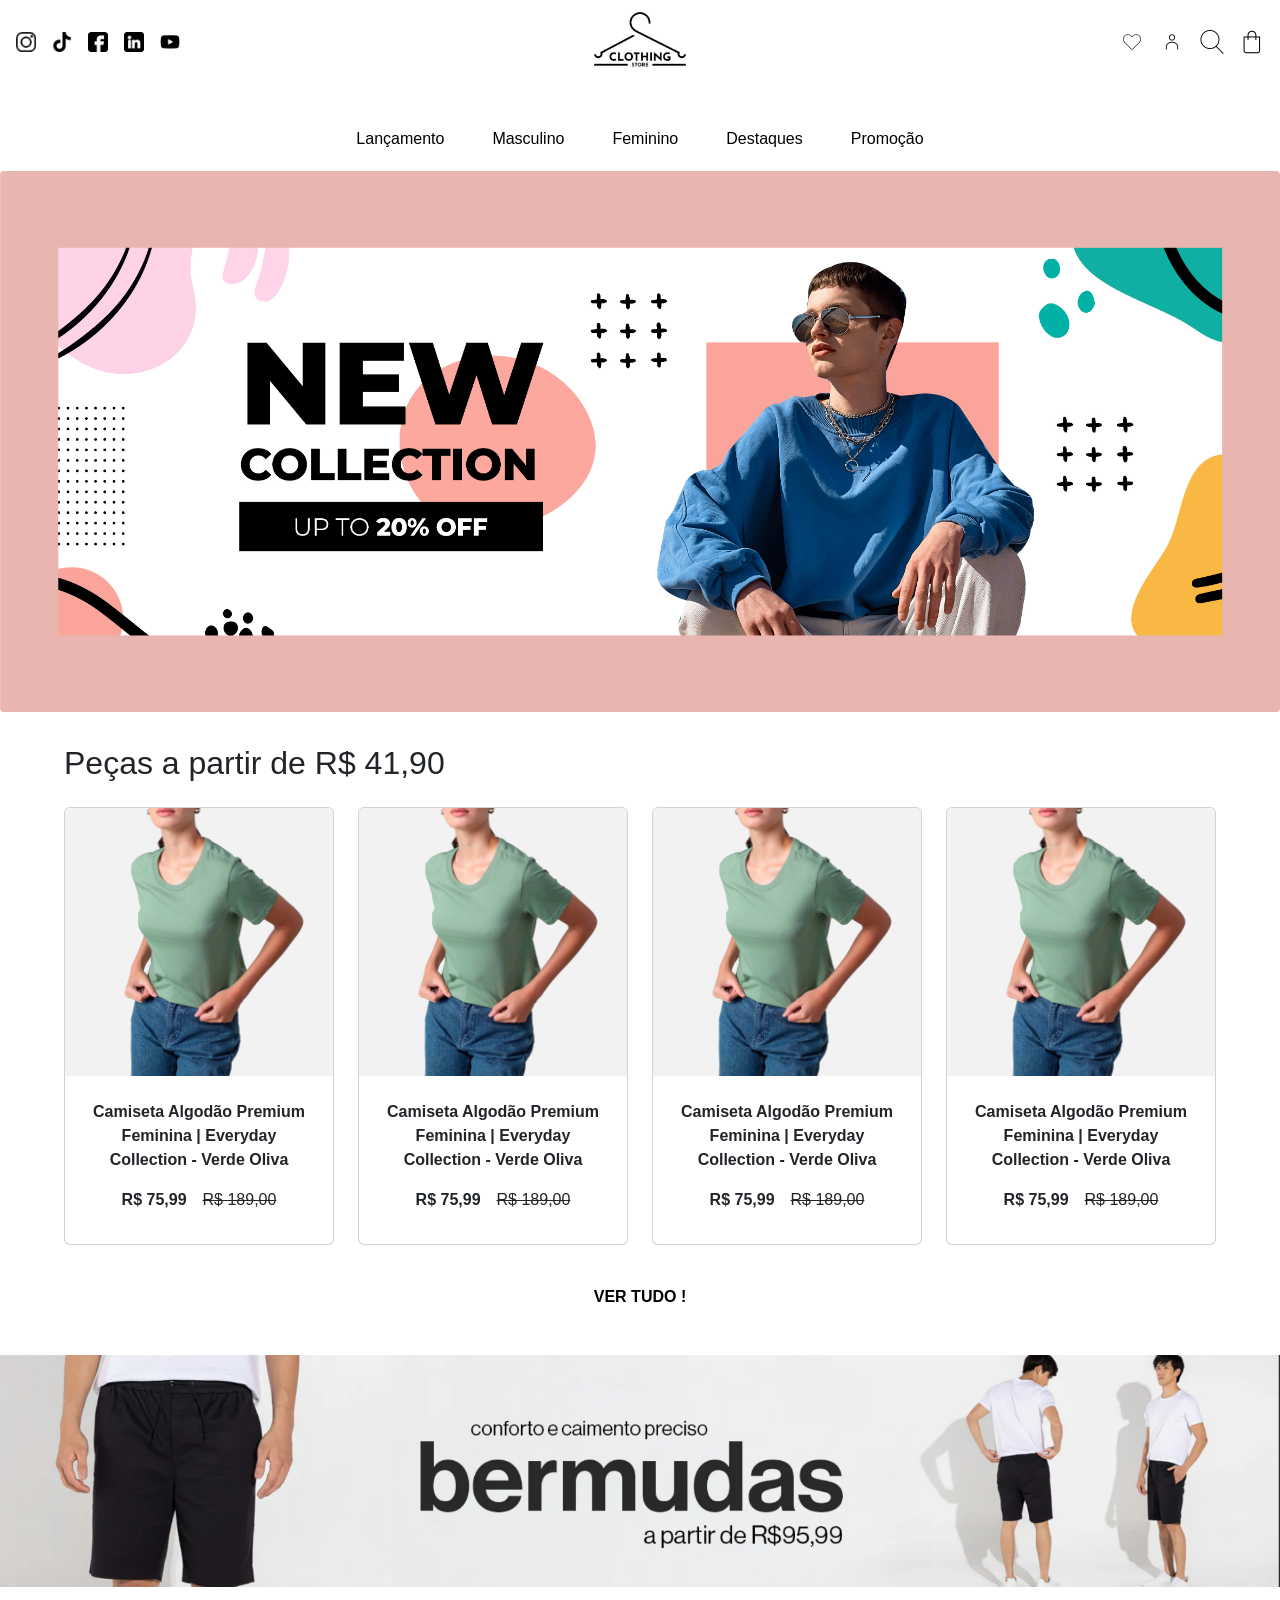
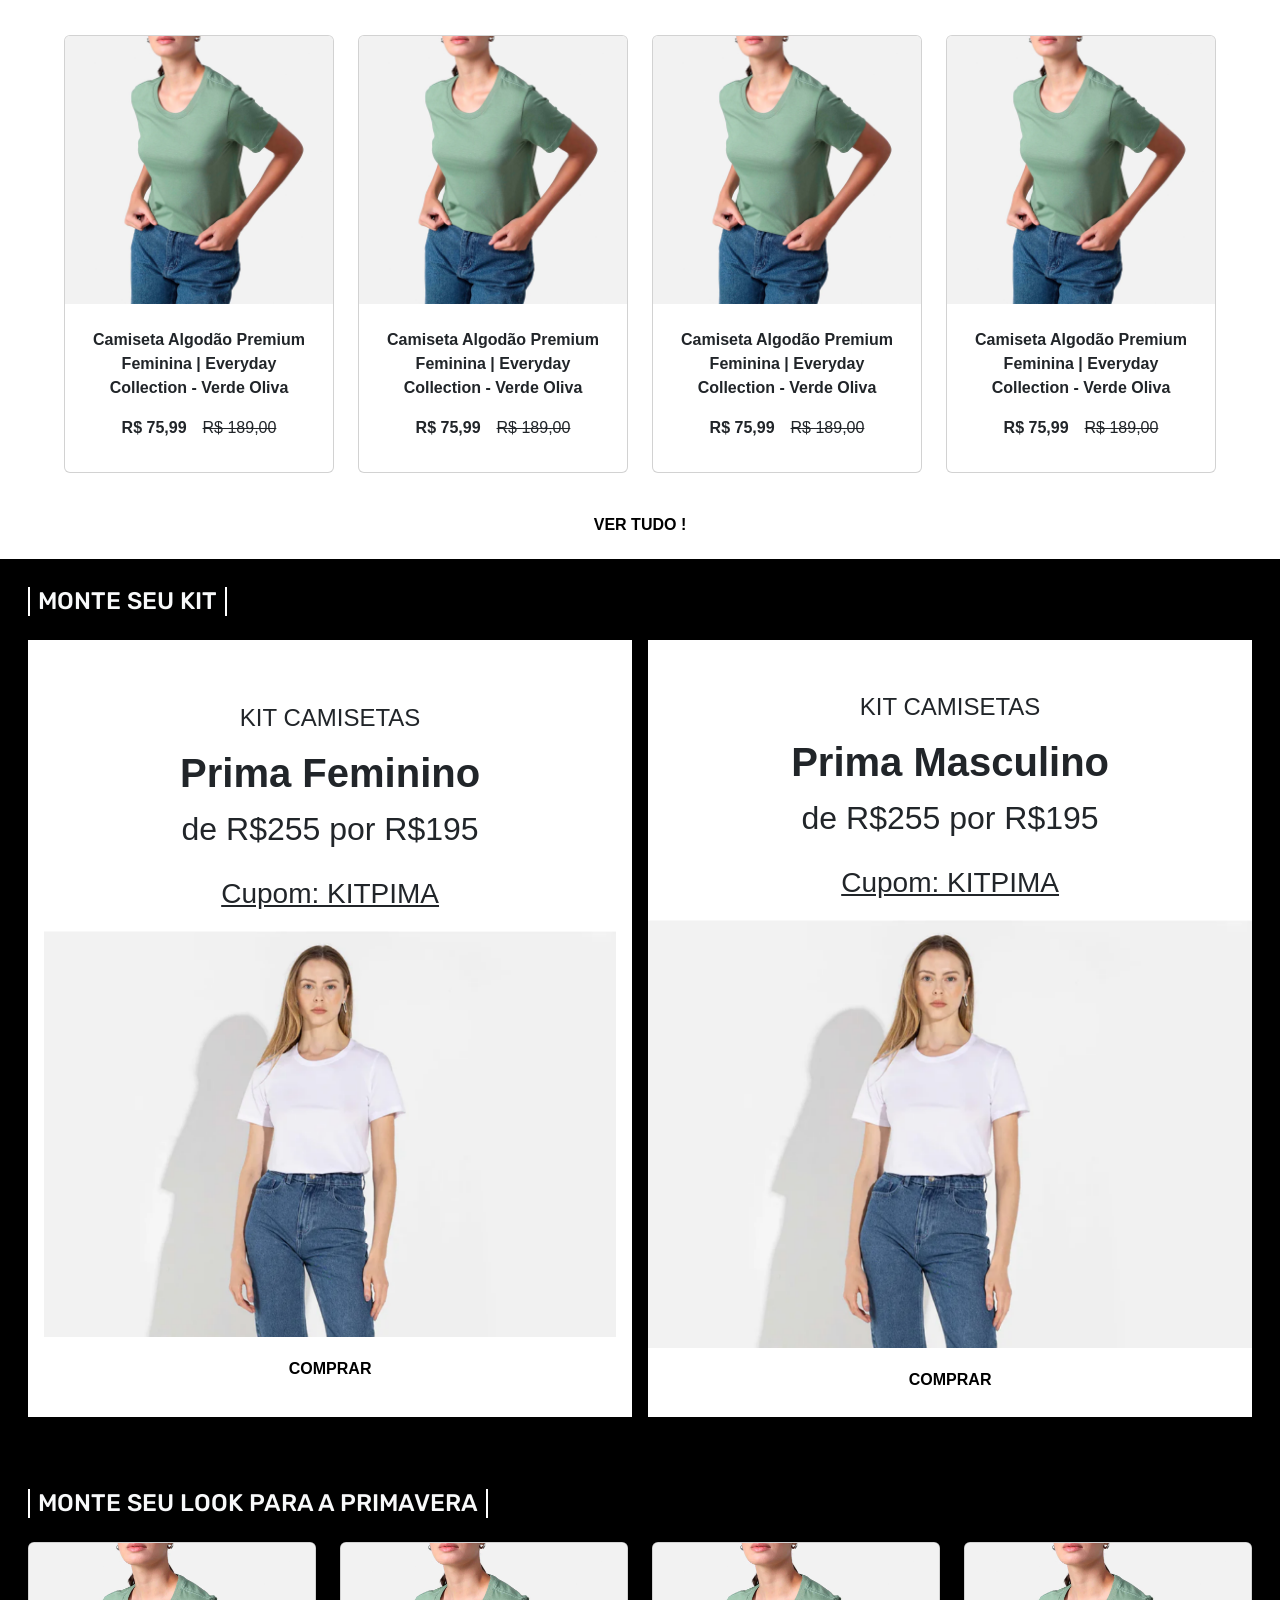
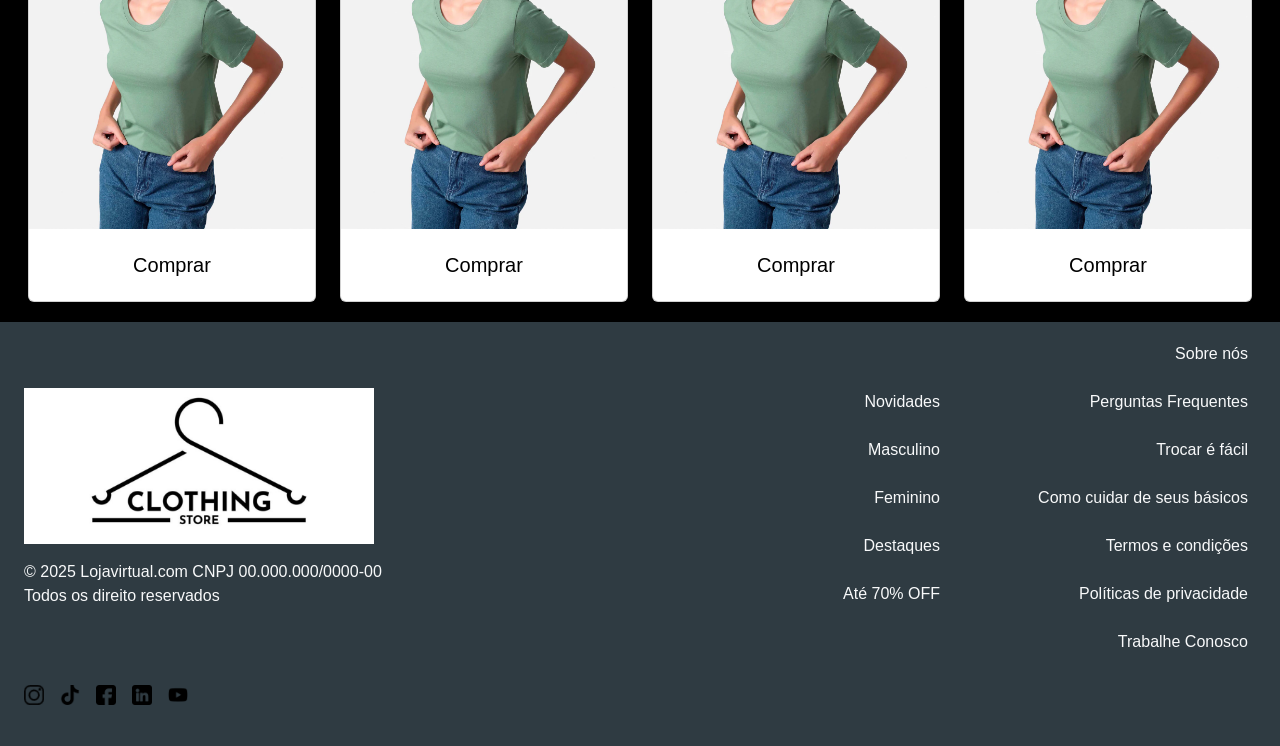
<file: index.html>
<!DOCTYPE html>
<html lang="pt-BR">
  <head>
    <meta charset="UTF-8" />
    <meta name="viewport" content="width=device-width, initial-scale=1.0" />
    <link
      href="https://cdn.jsdelivr.net/npm/bootstrap@5.3.8/dist/css/bootstrap.min.css"
      rel="stylesheet"
      integrity="sha384-sRIl4kxILFvY47J16cr9ZwB07vP4J8+LH7qKQnuqkuIAvNWLzeN8tE5YBujZqJLB"
      crossorigin="anonymous"
    />
    <link rel="stylesheet" href="styles/index.css" />
    <title>Nome do ecommercer</title>
  </head>

  <body>
    <header>
      <div class="d-flex justify-content-between align-items-center px-3 pt-2">
        <div class="d-flex justify-content-start gap-3 w-25">
          <a href=""
            ><img class="icons" src="images/instagram-icon.png" alt=""
          /></a>
          <a href=""
            ><img class="icons" src="images/tiktok-icon.png" alt=""
          /></a>
          <a href=""
            ><img class="icons" src="images/facebook-icon.png" alt=""
          /></a>
          <a href=""
            ><img class="icons" src="images/linkedin-logo.png" alt=""
          /></a>
          <a href=""
            ><img class="icons" src="images/youtube-icon.png" alt=""
          /></a>
        </div>

        <div class="d-flex justify-content-center w-50">
          <a href=""
            ><img
              class="logo-marca"
              src="images/logo-marca.png"
              alt="Logo da Marca"
          /></a>
        </div>

        <div class="d-flex justify-content-end gap-3 w-25">
          <a href=""><img src="images/coracao-icon.png" alt="" /></a>
          <a href=""><img src="images/conta-icon.png" alt="" /></a>
          <a href=""><img src="images/lupa-icon.png" alt="" /></a>
          <a href=""><img src="images/sacola-icon.png" alt="" /></a>
        </div>
      </div>

      <!-- ✅ MENU ATUALIZADO COM DROPDOWN -->
      <nav class="d-flex gap-5 justify-content-center flex-wrap mt-5">
        <div class="menu-item">
          <a href="#" class="menu__link">Lançamento</a>
          <div class="submenu">
            <a href="#">Camisetas</a>
            <a href="#">Calças</a>
            <a href="#">Bermudas</a>
            <a href="#">Acessórios</a>
          </div>
        </div>
        <div class="menu-item">
          <a href="pages/masculino.html" class="menu__link">Masculino</a>
          <div class="submenu">
            <a href="#">Camisetas</a>
            <a href="#">Calças</a>
            <a href="#">Bermudas</a>
            <a href="#">Acessórios</a>
          </div>
        </div>
        <div class="menu-item">
          <a href="#" class="menu__link">Feminino</a>
          <div class="submenu">
            <a href="#">Blusas</a>
            <a href="#">Vestidos</a>
            <a href="#">Saias</a>
            <a href="#">Moda Fitness</a>
          </div>
        </div>
        <div class="menu-item">
          <a href="#" class="menu__link">Destaques</a>
          <div class="submenu">
            <a href="#">Camisetas</a>
            <a href="#">Calças</a>
            <a href="#">Bermudas</a>
            <a href="#">Acessórios</a>
          </div>
        </div>
        <div class="menu-item">
          <a href="#" class="menu__link">Promoção</a>
          <div class="submenu">
            <a href="#">Camisetas</a>
            <a href="#">Calças</a>
            <a href="#">Bermudas</a>
            <a href="#">Acessórios</a>
          </div>
        </div>
      </nav>
    </header>
    <main>
      <!-- Carrossel incial -->
      <div
        id="carouselExampleInterval"
        class="carousel slide text-center mt-3 h-75"
        data-bs-ride="carousel"
      >
        <div class="carousel-inner">
          <div class="carousel-item active" data-bs-interval="2000">
            <img
              class="banner rounded-1"
              src="images/banner-1.jpg"
              class="d-block w-100"
              alt="..."
            />
          </div>
          <div class="carousel-item" data-bs-interval="2000">
            <img
              class="banner rounded-1 d-block w-100"
              src="images/banner-2.jpg"
              alt="..."
            />
          </div>
        </div>
        <button
          class="carousel-control-prev"
          type="button"
          data-bs-target="#carouselExampleInterval"
          data-bs-slide="prev"
        >
          <span class="carousel-control-prev-icon" aria-hidden="true"></span>
          <span class="visually-hidden">Previous</span>
        </button>
        <button
          class="carousel-control-next"
          type="button"
          data-bs-target="#carouselExampleInterval"
          data-bs-slide="next"
        >
          <span class="carousel-control-next-icon" aria-hidden="true"></span>
          <span class="visually-hidden">Next</span>
        </button>
      </div>
      <!-- Cards de roupas iniciais -->
      <section class="mx-auto section-roupas">
        <h2 class="py-3 mt-3">Peças a partir de R$ 41,90</h2>
        <div class="row row-cols-1 row-cols-md-4 g-4">
          <div class="col">
            <div class="card">
              <img
                src="images/exemplo-roupa.webp"
                class="card-img-top"
                alt="..."
              />
              <div class="card-body text-center">
                <h5 class="card-title"></h5>
                <p class="card-text">
                  <strong>
                    Camiseta Algodão Premium Feminina | Everyday Collection -
                    Verde Oliva
                  </strong>
                </p>
                <p class="d-flex justify-content-center gap-3">
                  <strong>R$ 75,99</strong> <del>R$ 189,00</del>
                </p>
              </div>
            </div>
          </div>
          <div class="col">
            <div class="card">
              <img
                src="images/exemplo-roupa.webp"
                class="card-img-top"
                alt="..."
              />
              <div class="card-body text-center">
                <h5 class="card-title"></h5>
                <p class="card-text">
                  <strong>
                    Camiseta Algodão Premium Feminina | Everyday Collection -
                    Verde Oliva
                  </strong>
                </p>
                <p class="d-flex justify-content-center gap-3">
                  <strong>R$ 75,99</strong> <del>R$ 189,00</del>
                </p>
              </div>
            </div>
          </div>
          <div class="col">
            <div class="card">
              <img
                src="images/exemplo-roupa.webp"
                class="card-img-top"
                alt="..."
              />
              <div class="card-body text-center">
                <h5 class="card-title"></h5>
                <p class="card-text">
                  <strong>
                    Camiseta Algodão Premium Feminina | Everyday Collection -
                    Verde Oliva
                  </strong>
                </p>
                <p class="d-flex justify-content-center gap-3">
                  <strong>R$ 75,99</strong> <del>R$ 189,00</del>
                </p>
              </div>
            </div>
          </div>
          <div class="col">
            <div class="card">
              <img
                src="images/exemplo-roupa.webp"
                class="card-img-top"
                alt="..."
              />
              <div class="card-body text-center">
                <h5 class="card-title"></h5>
                <p class="card-text">
                  <strong>
                    Camiseta Algodão Premium Feminina | Everyday Collection -
                    Verde Oliva
                  </strong>
                </p>
                <p class="d-flex justify-content-center gap-3">
                  <strong>R$ 75,99</strong> <del>R$ 189,00</del>
                </p>
              </div>
            </div>
          </div>
        </div>
      </section>
      <div class="text-center mt-4">
        <button>
          <span class="box">Ver tudo !</span>
        </button>
      </div>
      <!-- Área de promoções -->
      <div class="text-center">
        <img
          class="img-fluid banner-promo mt-4 w-100"
          src="images/banner-3.png"
          alt=""
        />
      </div>
      <section class="mx-auto section-roupas mt-5">
        <div class="row row-cols-1 row-cols-md-4 g-4">
          <div class="col">
            <div class="card">
              <img
                src="images/exemplo-roupa.webp"
                class="card-img-top"
                alt="..."
              />
              <div class="card-body text-center">
                <h5 class="card-title"></h5>
                <p class="card-text">
                  <strong>
                    Camiseta Algodão Premium Feminina | Everyday Collection -
                    Verde Oliva
                  </strong>
                </p>
                <p class="d-flex justify-content-center gap-3">
                  <strong>R$ 75,99</strong> <del>R$ 189,00</del>
                </p>
              </div>
            </div>
          </div>
          <div class="col">
            <div class="card">
              <img
                src="images/exemplo-roupa.webp"
                class="card-img-top"
                alt="..."
              />
              <div class="card-body text-center">
                <h5 class="card-title"></h5>
                <p class="card-text">
                  <strong>
                    Camiseta Algodão Premium Feminina | Everyday Collection -
                    Verde Oliva
                  </strong>
                </p>
                <p class="d-flex justify-content-center gap-3">
                  <strong>R$ 75,99</strong> <del>R$ 189,00</del>
                </p>
              </div>
            </div>
          </div>
          <div class="col">
            <div class="card">
              <img
                src="images/exemplo-roupa.webp"
                class="card-img-top"
                alt="..."
              />
              <div class="card-body text-center">
                <h5 class="card-title"></h5>
                <p class="card-text">
                  <strong>
                    Camiseta Algodão Premium Feminina | Everyday Collection -
                    Verde Oliva
                  </strong>
                </p>
                <p class="d-flex justify-content-center gap-3">
                  <strong>R$ 75,99</strong> <del>R$ 189,00</del>
                </p>
              </div>
            </div>
          </div>
          <div class="col">
            <div class="card">
              <img
                src="images/exemplo-roupa.webp"
                class="card-img-top"
                alt="..."
              />
              <div class="card-body text-center">
                <h5 class="card-title"></h5>
                <p class="card-text">
                  <strong>
                    Camiseta Algodão Premium Feminina | Everyday Collection -
                    Verde Oliva
                  </strong>
                </p>
                <p class="d-flex justify-content-center gap-3">
                  <strong>R$ 75,99</strong> <del>R$ 189,00</del>
                </p>
              </div>
            </div>
          </div>
        </div>
      </section>
      <div class="text-center mt-4">
        <button>
          <span class="box">Ver tudo !</span>
        </button>
      </div>
      <!-- Área de Kits -->
      <section class="bg-black p-1">
        <div class="d-flex">
          <h2
            class="m-4 px-2 border-start border-end border-2 border-white text-light text-uppercase text-center fs-4 montagem"
          >
            Monte seu kit
          </h2>
        </div>
        <div class="d-flex w-100 gap-3 px-4 mb-5">
          <div
            class="d-flex flex-column align-items-center justify-content-center bg-white w-50 p-3"
          >
            <h4 class="mt-5 mb-3 text-uppercase">Kit Camisetas</h4>
            <h3 class="fs-1 fw-bold">Prima Feminino</h3>
            <p class="fs-2">de R$255 por R$195</p>
            <p class="fs-3 mt-1 text-decoration-underline">Cupom: KITPIMA</p>
            <img class="w-100" src="images/prima-feminino.png" alt="" />
            <a href="" class="my-3 fw-bold text-uppercase menu__link"
              >Comprar</a
            >
          </div>
          <div
            class="d-flex flex-column align-items-center justify-content-center bg-white w-50"
          >
            <h4 class="mt-5 mb-3 text-uppercase">Kit Camisetas</h4>
            <h3 class="fs-1 fw-bold">Prima Masculino</h3>
            <p class="fs-2">de R$255 por R$195</p>
            <p class="fs-3 text-decoration-underline mt-1">Cupom: KITPIMA</p>
            <img class="w-100" src="images/prima-feminino.png" alt="" />
            <a href="" class="my-3 fw-bold text-uppercase menu__link"
              >Comprar</a
            >
          </div>
        </div>
        <div class="d-flex">
          <h2
            class="mx-4 mt-4 px-2 border-start border-end border-2 border-white text-light text-uppercase text-center fs-4 montagem"
          >
            Monte seu look para a primavera
          </h2>
        </div>
        <div class="d-flex gap-4 p-3 mx-2">
          <div class="card w-25">
            <img
              src="images/exemplo-roupa.webp"
              class="card-img-top"
              alt="..."
            />
            <div class="card-body">
              <p class="card-text text-center">
                <a href="#" class="fs-5 menu__link">Comprar</a>
              </p>
            </div>
          </div>
          <div class="card w-25">
            <img
              src="images/exemplo-roupa.webp"
              class="card-img-top"
              alt="..."
            />
            <div class="card-body">
              <p class="card-text text-center">
                <a href="#" class="fs-5 menu__link">Comprar</a>
              </p>
            </div>
          </div>
          <div class="card w-25">
            <img
              src="images/exemplo-roupa.webp"
              class="card-img-top"
              alt="..."
            />
            <div class="card-body">
              <p class="card-text text-center">
                <a href="#" class="fs-5 menu__link">Comprar</a>
              </p>
            </div>
          </div>
          <div class="card w-25">
            <img
              src="images/exemplo-roupa.webp"
              class="card-img-top"
              alt="..."
            />
            <div class="card-body">
              <p class="card-text text-center">
                <a href="#" class="fs-5 menu__link">Comprar</a>
              </p>
            </div>
          </div>
        </div>
      </section>
    </main>
    <footer class="w-100 px-4 py-2">
      <div class="d-flex align-items-center">
        <div class="w-50">
          <img
            class="logo-marca-footer"
            src="images/logo-marca.png"
            alt="logo-da-marca"
          />
          <p class="mt-3 text-light">
            © 2025 Lojavirtual.com CNPJ 00.000.000/0000-00 <br />
            Todos os direito reservados
          </p>
        </div>
        <div class="w-25 d-flex flex-row-reverse">
          <ul class="text-end">
            <li class="p-2 footer-links">
              <a class="text-light" href="#">Novidades</a>
            </li>
            <li class="p-2 footer-links">
              <a class="text-light" href="#">Masculino</a>
            </li>
            <li class="p-2 footer-links">
              <a class="text-light" href="#">Feminino</a>
            </li>
            <li class="p-2 footer-links">
              <a class="text-light" href="#">Destaques</a>
            </li>
            <li class="p-2 footer-links">
              <a class="text-light" href="#">Até 70% OFF</a>
            </li>
          </ul>
        </div>
        <div class="w-25 d-flex flex-row-reverse">
          <ul class="text-end">
            <li class="p-2 footer-links">
              <a class="text-light" href="#">Sobre nós</a>
            </li>
            <li class="p-2 footer-links">
              <a class="text-light" href="#">Perguntas Frequentes</a>
            </li>
            <li class="p-2 footer-links">
              <a class="text-light" href="#">Trocar é fácil</a>
            </li>
            <li class="p-2 footer-links">
              <a class="text-light" href="#">Como cuidar de seus básicos</a>
            </li>
            <li class="p-2 footer-links">
              <a class="text-light" href="#">Termos e condições</a>
            </li>
            <li class="p-2 footer-links">
              <a class="text-light" href="#">Políticas de privacidade</a>
            </li>
            <li class="p-2 footer-links">
              <a class="text-light" href="#">Trabalhe Conosco</a>
            </li>
          </ul>
        </div>
      </div>
      <div class="d-flex justify-content-start gap-3 w-25">
        <a href=""
          ><img class="icons" src="images/instagram-icon.png" alt=""
        /></a>
        <a href=""><img class="icons" src="images/tiktok-icon.png" alt="" /></a>
        <a href=""
          ><img class="icons" src="images/facebook-icon.png" alt=""
        /></a>
        <a href=""
          ><img class="icons" src="images/linkedin-logo.png" alt=""
        /></a>
        <a href=""
          ><img class="icons" src="images/youtube-icon.png" alt=""
        /></a>
      </div>
      <!-- Botão para subir a página -->
      <div class="d-flex justify-content-end sticky-bottom p-3">
        <button class="button back-to-top">
          <svg class="svgIcon" viewBox="0 0 384 512">
            <path
              d="M214.6 41.4c-12.5-12.5-32.8-12.5-45.3 0l-160 160c-12.5 12.5-12.5 32.8 0 45.3s32.8 12.5 45.3 0L160 141.2V448c0 17.7 14.3 32 32 32s32-14.3 32-32V141.2L329.4 246.6c12.5 12.5 32.8 12.5 45.3 0s12.5-32.8 0-45.3l-160-160z"
            ></path>
          </svg>
        </button>
      </div>
    </footer>

    <script
      src="https://cdn.jsdelivr.net/npm/bootstrap@5.3.8/dist/js/bootstrap.bundle.min.js"
      integrity="sha384-FKyoEForCGlyvwx9Hj09JcYn3nv7wiPVlz7YYwJrWVcXK/BmnVDxM+D2scQbITxI"
      crossorigin="anonymous"
    ></script>

    <script src="scripts/index.js"></script>
  </body>
</html>
</file>
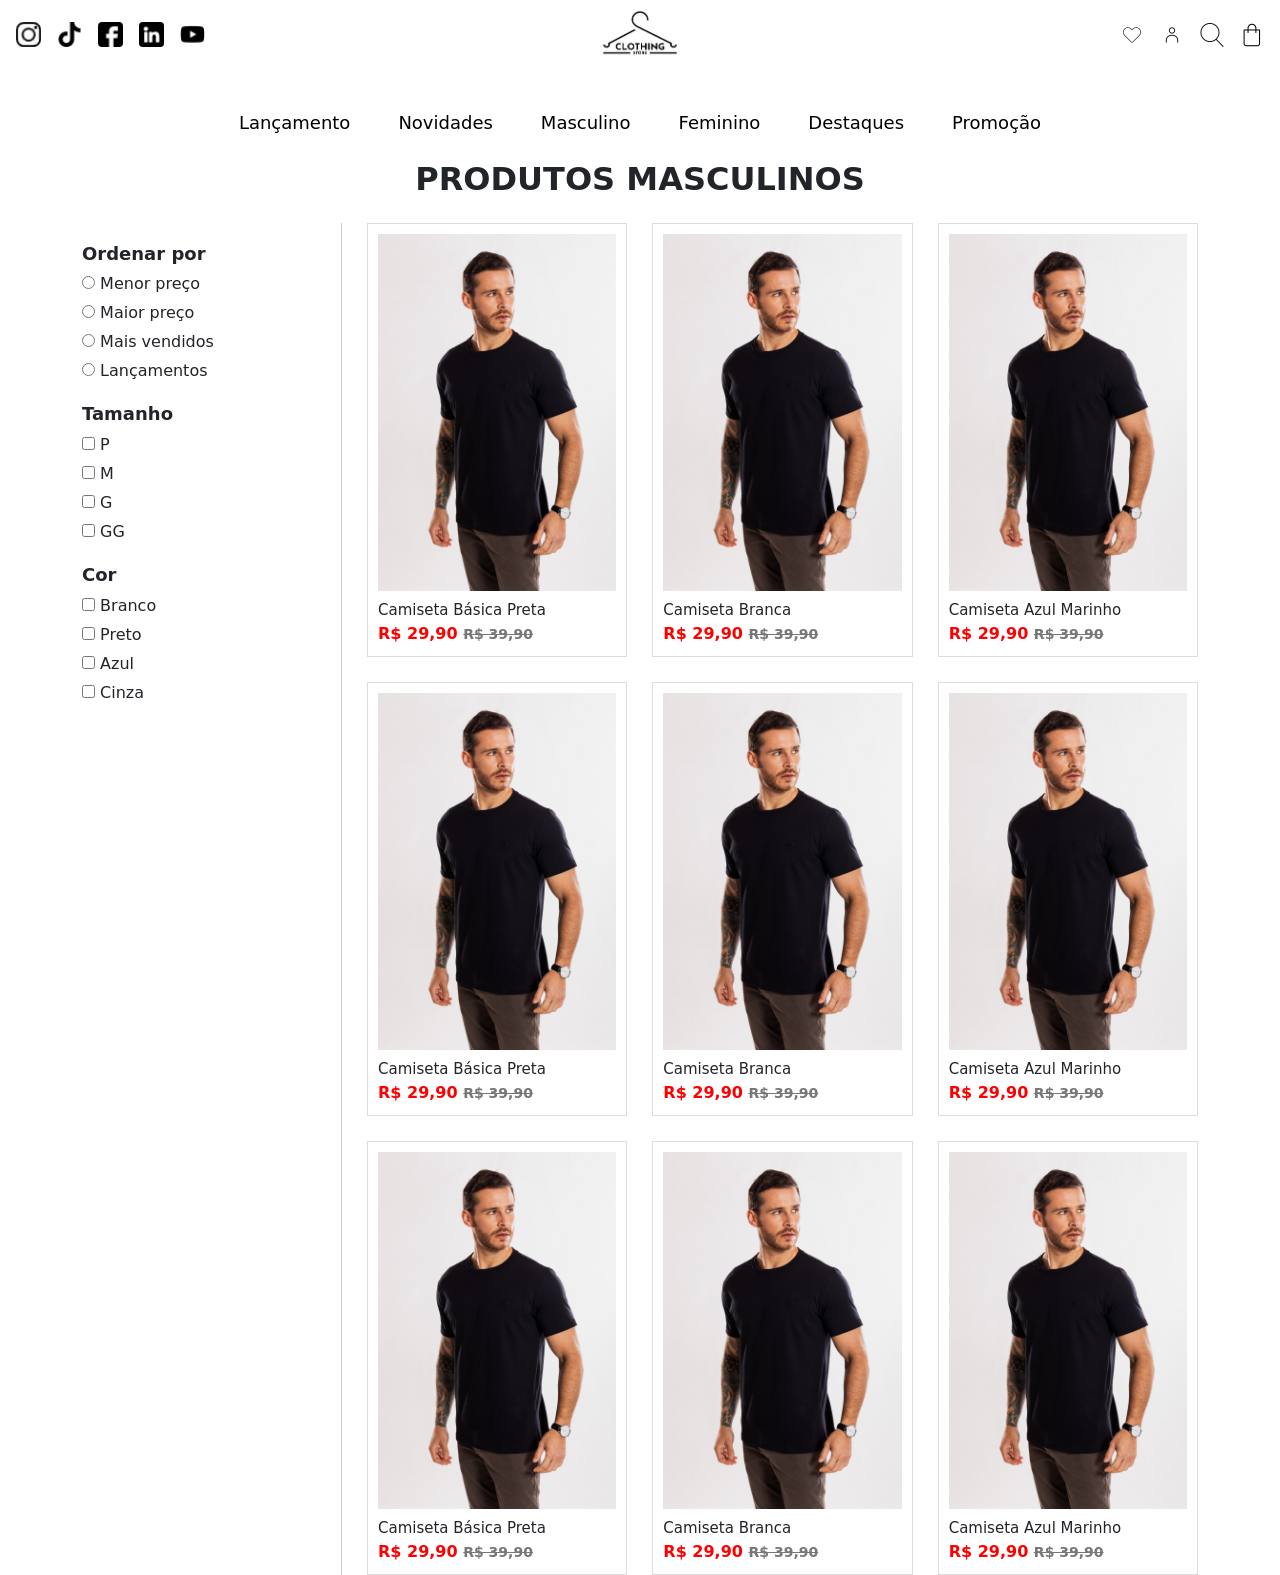
<file: masculino.html>
<!DOCTYPE html>
<html lang="pt-br">

<head>
    <meta charset="UTF-8" />
    <meta name="viewport" content="width=device-width, initial-scale=1" />
    <title>Produtos Masculinos</title>


    <link href="https://cdn.jsdelivr.net/npm/bootstrap@5.3.8/dist/css/bootstrap.min.css" rel="stylesheet"
        integrity="sha384-sRIl4kxILFvY47J16cr9ZwB07vP4J8+LH7qKQnuqkuIAvNWLzeN8tE5YBujZqJLB" crossorigin="anonymous" />


    <link rel="stylesheet" href="../styles/masculino.css" />
</head>

<body>


    <header>
        <div class="d-flex justify-content-between align-items-center px-3 pt-2">
            <div class="d-flex justify-content-start gap-3 w-25">
                <a href=""><img class="icons" src="../images/instagram-icon.png" alt="Instagram" /></a>
                <a href=""><img class="icons" src="../images/tiktok-icon.png" alt="TikTok" /></a>
                <a href=""><img class="icons" src="../images/facebook-icon.png" alt="Facebook" /></a>
                <a href=""><img class="icons" src="../images/linkedin-logo.png" alt="LinkedIn" /></a>
                <a href=""><img class="icons" src="../images/youtube-icon.png" alt="YouTube" /></a>
            </div>

            <div class="d-flex justify-content-center w-50">
                <a href="../index.html"><img class="logo-marca" src="../images/logo-marca.png"
                        alt="Logo da Marca" /></a>
            </div>

            <div class="d-flex justify-content-end gap-3 w-25">
                <a href=""><img src="../images/coracao-icon.png" alt="Favoritos" /></a>
                <a href=""><img src="../images/conta-icon.png" alt="Conta" /></a>
                <a href=""><img src="../images/lupa-icon.png" alt="Buscar" /></a>
                <a href=""><img src="../images/sacola-icon.png" alt="Sacola" /></a>
            </div>
        </div>

        <div class="d-flex gap-5 justify-content-center flex-wrap mt-5 menu-links">
            <a href="#" class="menu__link">Lançamento</a>
            <a href="#" class="menu__link">Novidades</a>
            <a href="#" class="menu__link">Masculino</a>
            <a href="#" class="menu__link">Feminino</a>
            <a href="#" class="menu__link">Destaques</a>
            <a href="#" class="menu__link">Promoção</a>
        </div>
    </header>


    <h2 class="text-center mt-4 fw-bold">PRODUTOS MASCULINOS</h2>


    <div class="container d-flex mt-4">


        <aside class="sidebar">

            <h3>Ordenar por</h3>
            <label><input type="radio" name="ordenar"> Menor preço</label>
            <label><input type="radio" name="ordenar"> Maior preço</label>
            <label><input type="radio" name="ordenar"> Mais vendidos</label>
            <label><input type="radio" name="ordenar"> Lançamentos</label>

            <h3>Tamanho</h3>
            <label><input type="checkbox" name="tamanho"> P</label>
            <label><input type="checkbox" name="tamanho"> M</label>
            <label><input type="checkbox" name="tamanho"> G</label>
            <label><input type="checkbox" name="tamanho"> GG</label>

            <h3>Cor</h3>
            <label><input type="checkbox" name="cor"> Branco</label>
            <label><input type="checkbox" name="cor"> Preto</label>
            <label><input type="checkbox" name="cor"> Azul</label>
            <label><input type="checkbox" name="cor"> Cinza</label>

        </aside>


        <section class="products">

            <a href="produtos.html" class="product-link">
                <div class="product">
                    <img src="../images/camiseta-preta.jpg" alt="Camiseta Básica Preta" />
                    <div class="name">Camiseta Básica Preta</div>
                    <div class="price">R$ 29,90 <span class="old-price">R$ 39,90</span></div>
                </div>
            </a>

            <a href="produtos.html" class="product-link">
                <div class="product">
                    <img src="../images/camiseta-preta.jpg" alt="Camiseta Branca" />
                    <div class="name">Camiseta Branca</div>
                    <div class="price">R$ 29,90 <span class="old-price">R$ 39,90</span></div>
                </div>
            </a>

            <a href="produtos.html" class="product-link">
                <div class="product">
                    <img src="../images/camiseta-preta.jpg" alt="Camiseta Azul Marinho" />
                    <div class="name">Camiseta Azul Marinho</div>
                    <div class="price">R$ 29,90 <span class="old-price">R$ 39,90</span></div>
                </div>
            </a>

            <a href="produtos.html" class="product-link">
                <div class="product">
                    <img src="../images/camiseta-preta.jpg" alt="Camiseta Básica Preta" />
                    <div class="name">Camiseta Básica Preta</div>
                    <div class="price">R$ 29,90 <span class="old-price">R$ 39,90</span></div>
                </div>
            </a>

            <a href="produtos.html" class="product-link">
                <div class="product">
                    <img src="../images/camiseta-preta.jpg" alt="Camiseta Branca" />
                    <div class="name">Camiseta Branca</div>
                    <div class="price">R$ 29,90 <span class="old-price">R$ 39,90</span></div>
                </div>
            </a>

            <a href="produtos.html" class="product-link">
                <div class="product">
                    <img src="../images/camiseta-preta.jpg" alt="Camiseta Azul Marinho" />
                    <div class="name">Camiseta Azul Marinho</div>
                    <div class="price">R$ 29,90 <span class="old-price">R$ 39,90</span></div>
                </div>
            </a>

            <a href="produtos.html" class="product-link">
                <div class="product">
                    <img src="../images/camiseta-preta.jpg" alt="Camiseta Básica Preta" />
                    <div class="name">Camiseta Básica Preta</div>
                    <div class="price">R$ 29,90 <span class="old-price">R$ 39,90</span></div>
                </div>
            </a>

            <a href="produtos.html" class="product-link">
                <div class="product">
                    <img src="../images/camiseta-preta.jpg" alt="Camiseta Branca" />
                    <div class="name">Camiseta Branca</div>
                    <div class="price">R$ 29,90 <span class="old-price">R$ 39,90</span></div>
                </div>
            </a>

            <a href="produtos.html" class="product-link">
                <div class="product">
                    <img src="../images/camiseta-preta.jpg" alt="Camiseta Azul Marinho" />
                    <div class="name">Camiseta Azul Marinho</div>
                    <div class="price">R$ 29,90 <span class="old-price">R$ 39,90</span></div>
                </div>
            </a>

        </section>

    </div>

    <script src="https://cdn.jsdelivr.net/npm/bootstrap@5.3.8/dist/js/bootstrap.bundle.min.js"
        integrity="sha384-FKyoEForCGlyvwx9Hj09JcYn3nv7wiPVlz7YYwJrWVcXK/BmnVDxM+D2scQbITxI"
        crossorigin="anonymous"></script>


</body>

</html>
</file>
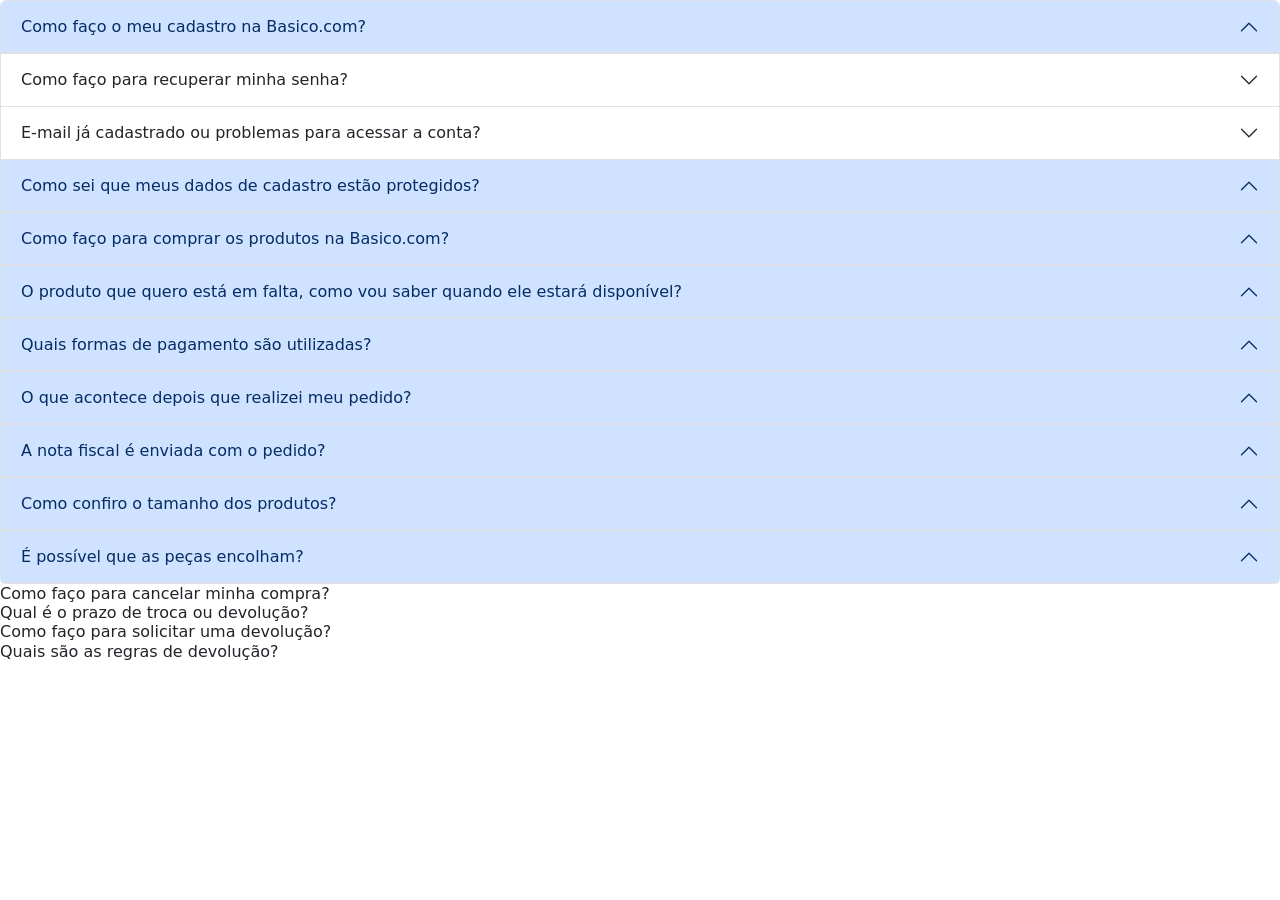
<file: perguntas.html>
<!DOCTYPE html>
<html lang="en">
<head>
    <meta charset="UTF-8">
    <meta name="viewport" content="width=device-width, initial-scale=1.0">
    <title>Perguntas frequêntes</title>
    <link href="https://cdn.jsdelivr.net/npm/bootstrap@5.3.8/dist/css/bootstrap.min.css" rel="stylesheet" integrity="sha384-sRIl4kxILFvY47J16cr9ZwB07vP4J8+LH7qKQnuqkuIAvNWLzeN8tE5YBujZqJLB" crossorigin="anonymous">
</head>
<body>
    <!-- <div class="accordion" id="accordionExample">
        <div class="accordion-item">
            <h2 class="accordion-header">
            <button class="accordion-button" type="button" data-bs-toggle="collapse" data-bs-target="#collapseOne" aria-expanded="true" aria-controls="collapseOne">
                Accordion Item #1
            </button>
            </h2>
            <div id="collapseOne" class="accordion-collapse collapse" data-bs-parent="#accordionExample">
                <div class="accordion-body">
                    <strong>This is the first item’s accordion body.</strong> It is shown by default, until the collapse plugin adds the appropriate classes that we use to style each element. These classes control the overall appearance, as well as the showing and hiding via CSS transitions. You can modify any of this with custom CSS or overriding our default variables. It’s also worth noting that just about any HTML can go within the <code>.accordion-body</code>, though the transition does limit overflow.
                </div>
            </div>
        </div>
        <div class="accordion-item">
            <h2 class="accordion-header">
            <button class="accordion-button collapsed" type="button" data-bs-toggle="collapse" data-bs-target="#collapseTwo" aria-expanded="false" aria-controls="collapseTwo">
                Accordion Item #2
            </button>
            </h2>
            <div id="collapseTwo" class="accordion-collapse collapse" data-bs-parent="#accordionExample">
            <div class="accordion-body">
                <strong>This is the second item’s accordion body.</strong> It is hidden by default, until the collapse plugin adds the appropriate classes that we use to style each element. These classes control the overall appearance, as well as the showing and hiding via CSS transitions. You can modify any of this with custom CSS or overriding our default variables. It’s also worth noting that just about any HTML can go within the <code>.accordion-body</code>, though the transition does limit overflow.
            </div>
            </div>
        </div>
        <div class="accordion-item">
            <h2 class="accordion-header">
            <button class="accordion-button collapsed" type="button" data-bs-toggle="collapse" data-bs-target="#collapseThree" aria-expanded="false" aria-controls="collapseThree">
                Accordion Item #3
            </button>
            </h2>
            <div id="collapseThree" class="accordion-collapse collapse" data-bs-parent="#accordionExample">
            <div class="accordion-body">
                <strong>This is the third item’s accordion body.</strong> It is hidden by default, until the collapse plugin adds the appropriate classes that we use to style each element. These classes control the overall appearance, as well as the showing and hiding via CSS transitions. You can modify any of this with custom CSS or overriding our default variables. It’s also worth noting that just about any HTML can go within the <code>.accordion-body</code>, though the transition does limit overflow.
            </div>
            </div>
        </div>
        <div class="accordion-item">
            <h2 class="accordion-header">
            <button class="accordion-button collapsed" type="button" data-bs-toggle="collapse" data-bs-target="#collapseFour" aria-expanded="false" aria-controls="collapseFour">
                Accordion Item #4
            </button>
            </h2>
            <div id="collapseFour" class="accordion-collapse collapse" data-bs-parent="#accordionExample">
            <div class="accordion-body">
                <strong>This is the third item’s accordion body.</strong> It is hidden by default, until the collapse plugin adds the appropriate classes that we use to style each element. These classes control the overall appearance, as well as the showing and hiding via CSS transitions. You can modify any of this with custom CSS or overriding our default variables. It’s also worth noting that just about any HTML can go within the <code>.accordion-body</code>, though the transition does limit overflow.
            </div>
            </div>
        </div>
    </div> -->
    <div class="accordion" id="accordionExample">
  <div class="accordion-item">
    <h2 class="accordion-header">
      <button class="accordion-button" type="button" data-bs-toggle="collapse" data-bs-target="#collapseOne" aria-expanded="true" aria-controls="collapseOne">
        Como faço o meu cadastro na Basico.com?
      </button>
    </h2>
    <div id="collapseOne" class="accordion-collapse collapse" data-bs-parent="#accordionExample">
      <div class="accordion-body">
        Faça o seu cadastro próximo ao ícone de bolsa de compras localizado no canto superior direito do site ou clique neste link para criar uma conta. Dessa forma, você irá gerar um login e senha, além de criar a sua conta para poder aproveitar nossos básicos e realizar suas compras.
      </div>
    </div>
  </div>
  <div class="accordion-item">
    <h2 class="accordion-header">
      <button class="accordion-button collapsed" type="button" data-bs-toggle="collapse" data-bs-target="#collapseTwo" aria-expanded="false" aria-controls="collapseTwo">
        Como faço para recuperar minha senha?
      </button>
    </h2>
    <div id="collapseTwo" class="accordion-collapse collapse" data-bs-parent="#accordionExample">
      <div class="accordion-body">
        Para recuperar a sua senha, clique em "Entrar" e depois em "Esqueceu a senha?". Posteriormente, insira seu e-mail, CPF ou CNPJ, nos campos indicados, para que possamos enviar o passo a passo para você criar uma nova senha no e-mail cadastrado.
      </div>
    </div>
  </div>
  <div class="accordion-item">
    <h2 class="accordion-header">
      <button class="accordion-button collapsed" type="button" data-bs-toggle="collapse" data-bs-target="#collapseThree" aria-expanded="false" aria-controls="collapseThree">
        E-mail já cadastrado ou problemas para acessar a conta?
      </button>
    </h2>
    <div id="collapseThree" class="accordion-collapse collapse" data-bs-parent="#accordionExample">
      <div class="accordion-body">
        Essa mensagem geralmente aparece quando você tenta criar um cadastro utilizando um e-mail que já está vinculado a outra conta. Recomendamos que você clique em “Recadastrar sua senha”. Você receberá um e-mail no endereço cadastrado para a criação de uma nova senha. Muitas vezes, alguns e-mails acabam em sua caixa de spam, então não esqueça de checá-la! Caso não esteja conseguindo acessar sua conta, possivelmente será necessário a reativação dela através de um convite. Solicitamos que entre em contato com a nossa Central de Atendimento (Whats App e e-mail - contato@basico.com) para que possamos explicar o passo a passo rapidamente e caso tenha alguma dúvida.
      </div>
    </div>
  </div>
  <div class="accordion-item">
    <h2 class="accordion-header">
      <button class="accordion-button" type="button" data-bs-toggle="collapse" data-bs-target="#collapseFour" aria-expanded="true" aria-controls="collapseFour">
        Como sei que meus dados de cadastro estão protegidos?
      </button>
    </h2>
    <div id="collapseFour" class="accordion-collapse collapse" data-bs-parent="#accordionExample">
      <div class="accordion-body">
        Não se preocupe! Seguimos estritamente a Lei nº 13.709/2018, conhecida como Lei Geral de Proteção de Dados Pessoais (LGPD), que é a legislação brasileira que regula as atividades de tratamento de dados pessoais e que também altera os artigos 7º e 16 do Marco Civil da Internet. Dessa forma, todos os seus dados estão protegidos em nossos servidores, garantindo a segurança de sua compra. É importante ressaltar também que não salvamos nenhuma informação de seu cartão de crédito em nossa base, sendo todo o processo administrado pelo provedor do meio de pagamento.
      </div>
    </div>
  </div>
  <div class="accordion-item">
    <h2 class="accordion-header">
      <button class="accordion-button" type="button" data-bs-toggle="collapse" data-bs-target="#collapseFive" aria-expanded="true" aria-controls="collapseFive">
        Como faço para comprar os produtos na Basico.com?
      </button>
    </h2>
    <div id="collapseFive" class="accordion-collapse collapse" data-bs-parent="#accordionExample">
      <div class="accordion-body">
        Para fazer uma compra na Basico.com, é preciso ter seu cadastro atualizado. Concluído esse processo, é só selecionar os produtos desejados no carrinho de compras. Após selecionar os itens, você irá preencher os dados do seu endereço para que o frete seja calculado. Pedimos que tenha muita atenção neste momento, pois não é possível realizar a alteração de dados após o fechamento do pedido. Caso precise fazer alguma alteração, será necessário cancelar a compra. Ao selecionar o tipo de frete, é possível revisar os dados antes de seguir para as formas de pagamento.
      </div>
    </div>
  </div>
  <div class="accordion-item">
    <h2 class="accordion-header">
      <button class="accordion-button" type="button" data-bs-toggle="collapse" data-bs-target="#collapseSix" aria-expanded="true" aria-controls="collapseSix">
        O produto que quero está em falta, como vou saber quando ele estará disponível?
      </button>
    </h2>
    <div id="collapseSix" class="accordion-collapse collapse" data-bs-parent="#accordionExample">
      <div class="accordion-body">
        Sempre enviamos e-mails sobre a reposição de produtos e lançamentos. Cadastre-se em nossa newsletter para receber todas as nossas novidades.
      </div>
    </div>
  </div>
  <div class="accordion-item">
    <h2 class="accordion-header">
      <button class="accordion-button" type="button" data-bs-toggle="collapse" data-bs-target="#collapseSeven" aria-expanded="true" aria-controls="collapseSeven">
        Quais formas de pagamento são utilizadas?
      </button>
    </h2>
    <div id="collapseSeven" class="accordion-collapse collapse" data-bs-parent="#accordionExample">
      <div class="accordion-body">
        Nós aceitamos compras por pix ou cartão de crédito (bandeiras: Visa, ELO, Mastercard, American Express e Hipercard) – podendo parcelar em até 6 (seis) vezes, sem juros.
      </div>
    </div>
  </div>
  <div class="accordion-item">
    <h2 class="accordion-header">
      <button class="accordion-button" type="button" data-bs-toggle="collapse" data-bs-target="#collapseEight" aria-expanded="true" aria-controls="collapseEight">
        O que acontece depois que realizei meu pedido?
      </button>
    </h2>
    <div id="collapseEight" class="accordion-collapse collapse" data-bs-parent="#accordionExample">
      <div class="accordion-body">
        Após efetuar seu pedido nós daremos início ao nosso processo de separação do produto e entrega. Ele envolve os seguintes passos: 1.Confirmação de pagamento; 2.Separação do produto no estoque; 3.Embalagem do produto; 4.Despacho para a transportadora escolhida. Esse processo dura, no máximo, 24h úteis após o envio pela transportadora ou pelos Correios. Independentemente da modalidade de frete, as entregas serão realizadas somente em dias úteis, de segunda à sexta-feira.
      </div>
    </div>
  </div>
  <div class="accordion-item">
    <h2 class="accordion-header">
      <button class="accordion-button" type="button" data-bs-toggle="collapse" data-bs-target="#collapseNine" aria-expanded="true" aria-controls="collapseNine">
        A nota fiscal é enviada com o pedido?
      </button>
    </h2>
    <div id="collapseNine" class="accordion-collapse collapse" data-bs-parent="#accordionExample">
      <div class="accordion-body">
        Pensando no meio ambiente e nas boas práticas de sustentabilidade, hoje nós não realizamos mais a impressão de notas em papel. Após a confirmação de seu pedido e faturamento, encaminharemos em seu e-mail uma via da sua nota fiscal digital. Caso não tenha recebido, entre em contato conosco e enviaremos uma segunda por meio de nossos Canais de Atendimento (Whatsapp e e-mail - contato@basico.com).
      </div>
    </div>
  </div>
  <div class="accordion-item">
    <h2 class="accordion-header">
      <button class="accordion-button" type="button" data-bs-toggle="collapse" data-bs-target="#collapseTen" aria-expanded="true" aria-controls="collapseTen">
       Como confiro o tamanho dos produtos?
      </button>
    </h2>
    <div id="collapseTen" class="accordion-collapse collapse" data-bs-parent="#accordionExample">
      <div class="accordion-body">
        Ao entrar no link do produto desejado, basta rolar um pouco a tela para baixo e, abaixo do botão “Adicionar ao carrinho”, você encontra um campo sinalizado “Tabela de Medidas”. Nele, você encontra os respectivos tamanhos e medidas usados em nossas peças.
      </div>
    </div>
  </div>
  <div class="accordion-item">
    <h2 class="accordion-header">
      <button class="accordion-button" type="button" data-bs-toggle="collapse" data-bs-target="#collapseEleven" aria-expanded="true" aria-controls="collapseEleven">
        É possível que as peças encolham?
      </button>
    </h2>
    <div id="collapseEleven" class="accordion-collapse collapse" data-bs-parent="#accordionExample">
      <div class="accordion-body">
        Praticamente qualquer fibra pode encolher ou deformar se não for tratada da maneira adequada. Nossa malha passa por processos de pré-encolhimento e de limpeza de impurezas antes das peças serem confeccionadas. Seguindo os cuidados descritos na etiqueta, você não terá surpresas. Para ajudar a conservar as suas peças, enviamos a cada compra um pôster com um QR code contendo informações para que você cuide corretamente de suas roupas para que elas possam durar por muito mais tempo.
      </div>
    </div>
  </div>
</div>
    <div class="accordion-item">
    <h2 class="accordion-header">
      <button class="accordion-button" type="button" data-bs-toggle="collapse" data-bs-target="#collapseEleven" aria-expanded="true" aria-controls="collapseEleven">
        Como faço para cancelar minha compra?
      </button>
    </h2>
    <div id="collapseEleven" class="accordion-collapse collapse" data-bs-parent="#accordionExample">
      <div class="accordion-body">
        Se a forma de pagamento escolhida foi o boleto bancário e o pagamento ainda não foi efetuado, o pedido será cancelado automaticamente no dia seguinte ao vencimento do boleto – sem qualquer ônus para você. Se efetuou o pagamento com cartão de crédito e a Nota Fiscal não tiver sido emitida, poderá solicitar o cancelamento ao entrar em contato em nossos Canais de Atendimento (Whatsapp e e-mail - contato@basico.com). O prazo para o estorno do valor da compra é de até 2 (duas) faturas.
      </div>
    </div>
  </div>
</div>
    <div class="accordion-item">
    <h2 class="accordion-header">
      <button class="accordion-button" type="button" data-bs-toggle="collapse" data-bs-target="#collapseEleven" aria-expanded="true" aria-controls="collapseEleven">
        Qual é o prazo de troca ou devolução?
      </button>
    </h2>
    <div id="collapseEleven" class="accordion-collapse collapse" data-bs-parent="#accordionExample">
      <div class="accordion-body">
        Nosso prazo para trocas ou devoluções é de 15 (quinze) dias corridos após o recebimento do seu pedido.
      </div>
    </div>
  </div>
</div>
    <div class="accordion-item">
    <h2 class="accordion-header">
      <button class="accordion-button" type="button" data-bs-toggle="collapse" data-bs-target="#collapseEleven" aria-expanded="true" aria-controls="collapseEleven">
        Como faço para solicitar uma devolução?
      </button>
    </h2>
    <div id="collapseEleven" class="accordion-collapse collapse" data-bs-parent="#accordionExample">
      <div class="accordion-body">
        Acesse o nosso formulário de devolução, siga as orientações e preencha os campos informados. A partir desse cadastro, você receberá em seu e-mail um guia para fornecer as informações detalhadas do destinatário de sua postagem. O prazo para você receber este guia é de 24h após o preenchimento do formulário de devolução.

        Nosso prazo de devolução, em caso de arrependimento é de 7 dias úteis. Para os demais motivos, é de 15 dias.
      </div>
    </div>
  </div>
</div>
    <div class="accordion-item">
    <h2 class="accordion-header">
      <button class="accordion-button" type="button" data-bs-toggle="collapse" data-bs-target="#collapseEleven" aria-expanded="true" aria-controls="collapseEleven">
        Quais são as regras de devolução?
      </button>
    </h2>
    <div id="collapseEleven" class="accordion-collapse collapse" data-bs-parent="#accordionExample">
      <div class="accordion-body">
        Siga as recomendações e instruções abaixo para que a devolução de seus produtos ocorra de forma tranquila:

Todos os itens da solicitação de devolução devem ser enviados.
O produto não pode apresentar indícios de uso.
Todas as etiquetas do produto devem estar intactas.
Caso as regras acima não sejam cumpridas, sua solicitação de devolução será negada, e os produtos serão devolvidos ao remetente.

Passo a passo para a devolução:

Dirija-se a uma agência própria ou franqueada dos Correios com o Código de Autorização e o produto a ser devolvido.
O produto deve ser devolvido sem uso, embalado adequadamente e acompanhado das etiquetas, acessórios e Nota Fiscal (se fornecida).
Caso a Nota Fiscal esteja na parte interna do pacote, você deverá preencher a Declaração de Conteúdo disponível nas agências dos Correios.
Atenção: A restituição dos valores será feita conforme a forma de pagamento utilizada ou por meio de um vale-troca em até 4 dias úteis após o recebimento pela empresa.

Importante: A devolução só será processada se todas as regras forem atendidas.
      </div>
    </div>
  </div>
</div>


    <script src="https://cdn.jsdelivr.net/npm/bootstrap@5.3.8/dist/js/bootstrap.bundle.min.js" integrity="sha384-FKyoEForCGlyvwx9Hj09JcYn3nv7wiPVlz7YYwJrWVcXK/BmnVDxM+D2scQbITxI" crossorigin="anonymous"></script>
</body>
</html>
</file>
<file: styles/index.css>
@import url('https://fonts.googleapis.com/css2?family=Rubik:ital,wght@0,300..900;1,300..900&display=swap');

:root {
  --footer-color: #2F3B42;
}

* {
  font-family: Arial, Helvetica, sans-serif;
}

.icons {
  width: 20px;
}

.logo-marca {
  width: 150px;
}

/* <reset-style> ============================ */
a {
  text-decoration: none;
}

/* <main-style> ============================ */
.menu__link {
  color: #000;
  line-height: 2;
  position: relative;
}

.menu__link::before {
  content: '';
  width: 0;
  height: 2px;
  border-radius: 2px;
  background-color: #000;
  position: absolute;
  bottom: -.25rem;
  left: 50%;
  transition: width .4s, left .4s;
}

.menu__link:hover::before {
  width: 100%;
  left: 0;
}

.banner {
  width: 100%;
}

.section-roupas {
  width: 90%;
}

.box {
  width: 140px;
  height: auto;
  float: left;
  transition: .5s linear;
  position: relative;
  display: block;
  overflow: hidden;
  padding: 15px;
  text-align: center;
  margin: 0 5px;
  background: transparent;
  text-transform: uppercase;
  font-weight: 900;
}

.box:before {
  position: absolute;
  content: '';
  left: 0;
  bottom: 0;
  height: 4px;
  width: 100%;
  border-bottom: 4px solid transparent;
  border-left: 4px solid transparent;
  box-sizing: border-box;
  transform: translateX(100%);
}

.box:after {
  position: absolute;
  content: '';
  top: 0;
  left: 0;
  width: 100%;
  height: 4px;
  border-top: 4px solid transparent;
  border-right: 4px solid transparent;
  box-sizing: border-box;
  transform: translateX(-100%);
}

.box:hover {
  box-shadow: 0 5px 15px rgba(0, 0, 0, 0.5);
}

.box:hover:before {
  border-color: #262626;
  height: 100%;
  transform: translateX(0);
  transition: .3s transform linear, .3s height linear .3s;
}

.box:hover:after {
  border-color: #262626;
  height: 100%;
  transform: translateX(0);
  transition: .3s transform linear, .3s height linear .5s;
}

button {
  color: black;
  text-decoration: none;
  cursor: pointer;
  outline: none;
  border: none;
  background: transparent;
}

/* BOTÃO ANIMADO EXISTENTE ================= */
.button {
  width: 50px;
  height: 50px;
  border-radius: 50%;
  background-color: rgb(20, 20, 20);
  border: none;
  font-weight: 600;
  display: flex;
  align-items: center;
  justify-content: center;
  box-shadow: 0px 0px 0px 4px rgba(180, 160, 255, 0.253);
  cursor: pointer;
  transition-duration: 0.3s;
  overflow: hidden;
  position: relative;
}

.svgIcon {
  width: 12px;
  transition-duration: 0.3s;
}

.svgIcon path {
  fill: white;
}

.button:hover {
  width: 140px;
  border-radius: 50px;
  transition-duration: 0.3s;
  background-color: rgb(181, 160, 255);
  align-items: center;
}

.button:hover .svgIcon {
  transition-duration: 0.3s;
  transform: translateY(-200%);
}

.button::before {
  position: absolute;
  bottom: -20px;
  content: "Voltar pro topo";
  color: white;
  font-size: 0px;
}

.button:hover::before {
  font-size: 13px;
  opacity: 1;
  bottom: unset;
  transition-duration: 0.3s;
}

.montagem {
  font-family: 'Rubik', Arial, Helvetica, sans-serif;
  font-weight: 500;
}

footer {
  background-color: var(--footer-color);
}

.logo-marca-footer {
  width: 350px;
}

.footer-links {
  color: #fff;
  line-height: 2;
  position: relative;
  list-style-type: none;
}

.footer-links::before {
  content: '';
  width: 0;
  height: 2px;
  border-radius: 2px;
  background-color: #fff;
  position: absolute;
  bottom: -.25rem;
  left: 50%;
  transition: width .4s, left .4s;
}

.footer-links:hover::before {
  width: 100%;
  left: 0;
}

/* ✅ BOTÃO FLUTUANTE VOLTAR AO TOPO ================== */

.back-to-top {
  position: fixed;
  bottom: 20px;
  right: 20px;
  width: 50px;
  height: 50px;
  border-radius: 50%;
  background-color: rgb(20, 20, 20);
  border: none;
  display: flex;
  align-items: center;
  justify-content: center;
  cursor: pointer;
  z-index: 9999;
  transition: opacity 0.3s ease, transform 0.3s ease;
  opacity: 0;
  visibility: hidden;
}

.back-to-top.show {
  opacity: 1;
  visibility: visible;
}

.back-to-top .svgIcon {
  width: 20px;
}

.back-to-top:hover {
  transform: scale(1.1);
  background-color: rgb(181, 160, 255);
}

/* ✅ NOVO CSS DO DROPDOWN ======================= */

.menu-item {
  position: relative;
}

.submenu {
  position: absolute;
  top: 100%;
  left: 0;
  background: #fff;
  min-width: 180px;
  padding: 8px 0;
  display: none;
  box-shadow: 0 4px 10px rgba(0,0,0,0.1);
  z-index: 1000;
  border-radius: 5px;
}

.submenu a {
  display: block;
  padding: 8px 16px;
  color: #000;
  font-size: 0.95rem;
  white-space: nowrap;
}

.submenu a:hover {
  background-color: #f2f2f2;
}

.menu-item:hover .submenu {
  display: block;
}
</file>
<file: styles/masculino.css>
.icons {
    width: 25px;
    height: 25px;
}

.logo-marca {
    width: 120px;
}

.menu__link {
    color: black;
    text-decoration: none;
    font-size: 18px;
}

.menu__link:hover {
    color: red;
}



.sidebar {
    width: 260px;
    padding-right: 20px;
    border-right: 1px solid #ccc;
}

.sidebar h3 {
    margin-top: 20px;
    font-size: 18px;
    font-weight: bold;
}

.sidebar label {
    display: block;
    margin-bottom: 5px;
}



.products {
    flex: 1;
    padding-left: 25px;
    display: grid;
    grid-template-columns: repeat(3, 1fr);
    gap: 25px;
}

.product-link {
    text-decoration: none;
    color: inherit;
}

.product {
    border: 1px solid #ddd;
    padding: 10px;
    transition: 0.2s;
    background: #fff;
}

.product:hover {
    transform: scale(1.03);
    border-color: #aaa;
}

.product img {
    width: 100%;
    height: auto;
}

.name {
    font-size: 15px;
    margin-top: 8px;
}

.price {
    color: red;
    font-weight: bold;
}

.old-price {
    text-decoration: line-through;
    color: #777;
    font-size: 14px;
}
</file>
